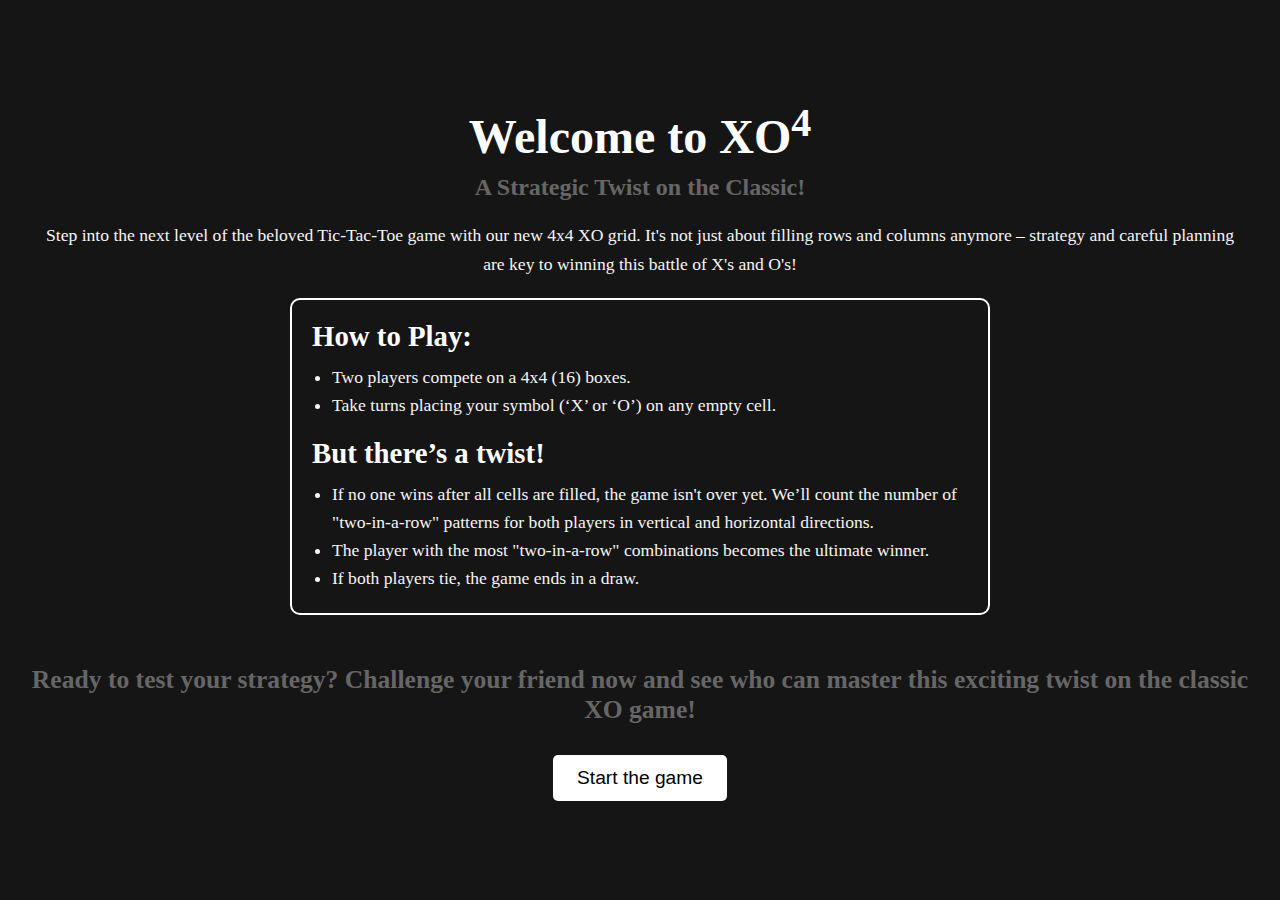
<file: index.html>
<!DOCTYPE html>
<html lang="en">
<head>
    <meta charset="UTF-8">
    <meta name="viewport" content="width=device-width, initial-scale=1.0">
    <title>XO4</title>
    <link rel="icon" href="image/file.png">
    <link rel="stylesheet" href="style.css">
</head>
<body>
    
    <h1>Welcome to XO<sup>4</sup></h1>
    <h5>A Strategic Twist on the Classic!</h5>
    <p>Step into the next level of the beloved Tic-Tac-Toe game with our new 4x4 XO grid. It's not just about filling rows and columns anymore – strategy and careful planning are key to winning this battle of X's and O's!</p>

    <!-- Box for "How to Play" -->
    <div class="box">
    <h2>How to Play:</h2>
        <ul>
            <li>Two players compete on a 4x4 (16) boxes.</li>
            <li>Take turns placing your symbol (‘X’ or ‘O’) on any empty cell.</li>
        </ul>
    <br>
    <h3>But there’s a twist!</h3>
        <ul>
            <li>If no one wins after all cells are filled, the game isn't over yet. We’ll count the number of "two-in-a-row" patterns for both players in vertical and horizontal directions.</li>
            <li>The player with the most "two-in-a-row" combinations becomes the ultimate winner.</li>
            <li>If both players tie, the game ends in a draw.</li>
        </ul>
    </div>

    <h4>Ready to test your strategy? Challenge your friend now and see who can master this exciting twist on the classic XO game!</h4>

    <button><a href="nextpage.html">Start the game</button>
    
</body>
</html>
</file>
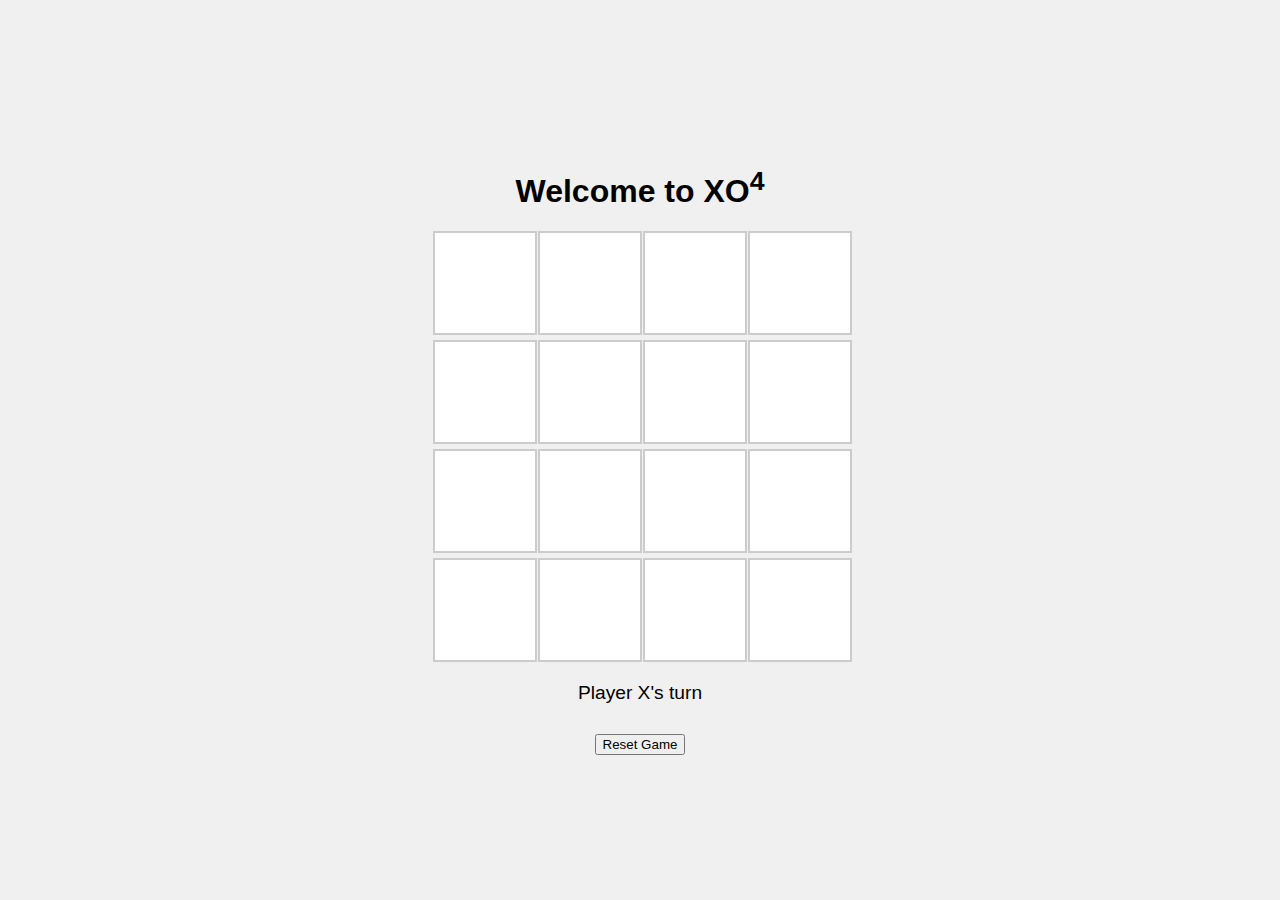
<file: nextpage.html>
<!DOCTYPE html>
<html lang="en">
<head>
    <meta charset="UTF-8">
    <meta name="viewport" content="width=device-width, initial-scale=1.0">
    <title>XO4 Game</title>
    <link rel="stylesheet" href="nextpage.css">
</head>
<body>
    <div class="game-container">
        <h1>Welcome to XO<sup>4</sup></h1>
        <div id="board" class="board"></div>
        <div id="message" class="message">Player X's turn</div>
        <button id="reset">Reset Game</button>
    </div>

    <!-- Modal for win message -->
    <div id="winModal" class="modal">
        <div class="modal-content">
            <span class="close" id="closeModal">&times;</span>
            <p id="winMessage"></p>
            <button id="restart">Restart Game</button>
            <button id="viewBoard">View Board</button>
        </div>
    </div>

    <script src="script.js"></script>
</body>
</html>
</file>
<file: style.css>
/* style.css */

* {
    margin: 0;
    padding: 0;
    box-sizing: border-box;
}

body {
    background-color: #161515;
    display: flex;
    flex-direction: column;
    justify-content: center;
    align-items: center;
    height: 100vh;
    text-align: center;
    padding: 20px;
}

h1 {
    font-size: 3rem;
    color: #ffffff;
    margin-bottom: 10px;
}

h5 {
    font-size: 1.5rem;
    color: #666;
    margin-bottom: 20px;
}

p {
    font-size: 1.1rem;
    color:whitesmoke;
    max-width: 1200px;
    line-height: 1.6;
    margin: 0 auto 20px auto;
}

/* Box styling for "How to Play" and "But there’s a twist!" */
.box {
    background-color: #161515;
    border: 2px solid #ffffff;
    border-radius: 10px;
    padding: 20px;
    margin-bottom: 20px;
    width: 80%;
    max-width: 700px;
    text-align: left;
}

h2, h3 {
    font-size: 1.8rem;
    color: #ffffff;
    margin-bottom: 10px;
}

ul {
    list-style-type: disc;
    padding-left: 20px;
    color: whitesmoke;
    font-size: 1.1rem;
    line-height: 1.6;
}

h4 {
    font-size: 1.6rem;
    color: #666;
    margin-top: 30px;
}

h4:hover{
    color: #ffffff;
}
h5:hover{
    color: #ffffff;
}

button {
    font-size: 1.2rem;
    background-color: #ffffff;
    color: rgb(0, 0, 0);
    padding: 12px 24px;
    border: black;
    border-radius: 5px;
    cursor: pointer;
    margin-top: 30px;
    transition: background-color 0.3s ease;
}

button:hover {
    background-color: #666;
}

@media (max-width: 768px) {
    h1 {
        font-size: 2.5rem;
    }
    h5 {
        font-size: 1.2rem;
    }
    p, ul {
        font-size: 1rem;
    }
    h2, h3 {
        font-size: 1.5rem;
    }
    h4 {
        font-size: 1.4rem;
    }
}

a{
    text-decoration: none;
    color: black;
}
</file>
<file: nextpage.css>
body {
    font-family: Arial, sans-serif;
    background-color: #f0f0f0;
    display: flex;
    justify-content: center;
    align-items: center;
    height: 100vh;
    margin: 0;
}

.game-container {
    text-align: center;
}

.board {
    display: grid;
    grid-template-columns: repeat(4, 100px);
    gap: 5px;
    margin: 20px auto;
}

.square {
    width: 100px;
    height: 100px;
    background-color: #fff;
    border: 2px solid #ccc;
    display: flex;
    align-items: center;
    justify-content: center;
    font-size: 2em;
    cursor: pointer;
    transition: background-color 0.3s;
}

.square:hover {
    background-color: #e0e0e0;
}

.square.x {
    color: red;
}

.square.o {
    color: blue;
}

.message {
    margin: 10px 0;
    font-size: 1.2em;
}

#reset {
    margin-top: 20px;
}

.modal {
    display: none; /* Hidden by default */
    position: fixed; 
    z-index: 1; 
    left: 0;
    top: 0;
    width: 100%; 
    height: 100%; 
    overflow: auto; 
    background-color: rgb(0,0,0);
    background-color: rgba(0,0,0,0.4); 
}

.modal-content {
    background-color: #fefefe;
    margin: 15% auto;
    padding: 20px;
    border: 1px solid #888;
    width: 80%; 
    text-align: center;
}

.close {
    color: #aaa;
    float: right;
    font-size: 28px;
    font-weight: bold;
}

.close:hover,
.close:focus {
    color: black;
    text-decoration: none;
    cursor: pointer;
}
</file>
